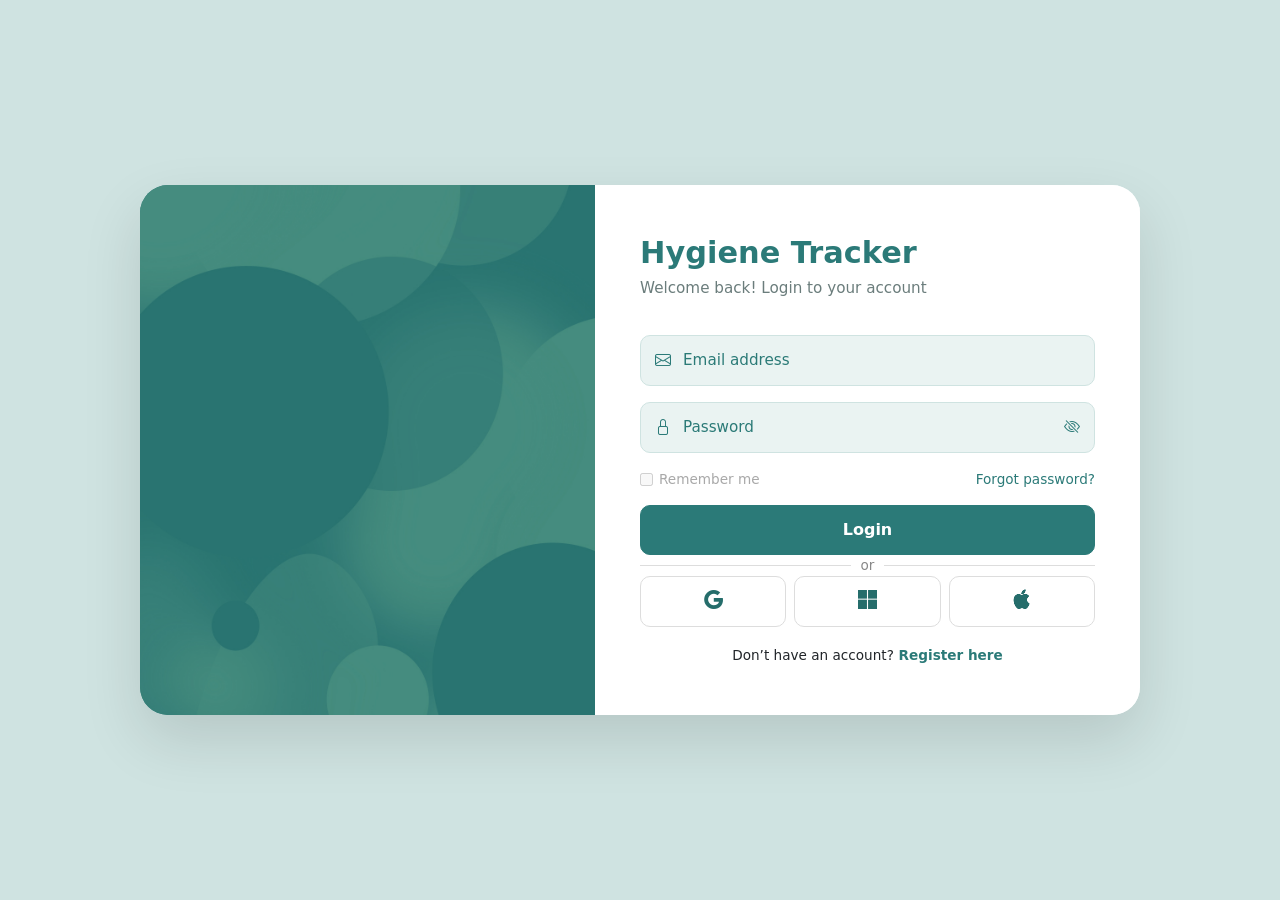
<file: index.html>
<!DOCTYPE html>
<html lang="en">
<head>
  <meta charset="UTF-8" />
  <meta name="viewport" content="width=device-width, initial-scale=1.0" />
  <title>Hygiene Tracker | Login</title>

<!-- Bootstrap -->
  <link href="https://cdn.jsdelivr.net/npm/bootstrap@5.3.2/dist/css/bootstrap.min.css" rel="stylesheet">
  <link href="https://cdn.jsdelivr.net/npm/bootstrap-icons@1.11.1/font/bootstrap-icons.css" rel="stylesheet">

  <style>
    body {
      font-family: system-ui, -apple-system, BlinkMacSystemFont, sans-serif;
      background: #cfe3e1;
    }
/* ===== AUTH LAYOUT ===== */
    .auth-wrapper {
      min-height: 100vh;
      display: flex;
      align-items: center;
      justify-content: center;
      padding: 20px;
    }
    .auth-frame {
      width: 100%;
      max-width: 1000px;
      background: #f4fbfa;   
      border-radius: 28px;
      display: flex;
      overflow: hidden;
      box-shadow: 0 25px 60px rgba(0,0,0,0.12);  /* subtle elevation */
      overflow: hidden;
    }
    /* LEFT ILLUSTRATION PANEL */
    .auth-illustration {
      flex: 1;
      background-image: url("assets/images/register-image.jpg");
      background-size: cover;
      background-position: center;
      background-repeat: no-repeat;
      background-color: #2b7a78;
      position: relative; /* anchor for ::after */
    }

    .auth-illustration::after {
      content: "";
      position: absolute;   /* 🔥 REQUIRED */
      inset: 0;
      background: rgba(0, 0, 0, 0.05);
      pointer-events: none;
    }
/* ===== RIGHT PANEL ===== */
    .auth-form {
      flex: 1;
      background: #ffffff;
      padding: 50px 45px;
      display: flex;
      flex-direction: column;
      justify-content: center;
    }
    .brand {
      color: #2b7a78;
      font-size: 1.9rem;
      font-weight: 700;
      margin-bottom: 5px;
    }
    .subtitle {
      color: #6b7d7c;
      font-size: 0.95rem;
      margin-bottom: 36px;
    }
/* ===== FORM ELEMENTS ===== */
    .input-wrapper {
      display: flex;
      align-items: center;
      gap: 10px;
      background: #eaf3f2;
      border: 1.5px solid  #cfe3e1;
      border-radius: 10px;
      padding: 12px 14px;
      transition: 
        background-color 0.25s ease,
        border-color 0.25s ease,
        box-shadow 0.25s ease,
        transform 0.2s ease;
    }
    .input-wrapper:hover {
      background: #f1f8f7;
    }
    .input-wrapper i {
      color: #2b7a78;
      font-size: 1rem;
      transition: color 0.25s ease, transform 0.25s ease;
    }
    .input-wrapper:focus-within {
      background: #ffffff;
      border-color: #2b7a78;
    }
    .input-wrapper input::placeholder {
      color: #2b7a77;
    }
    .input-wrapper:focus-within i {
      transform: scale(1.05);
    }
    .input-wrapper input,
    .input-wrapper select {
      border: none;
      outline: none;
      background: transparent;
      width: 100%;
      font-size: 0.95rem;
      color: #333;
      transition: color 0.2s ease;
    }
    .input-wrapper select {
      appearance: none;
      cursor: pointer;
      color: #2b7a78;
      font-weight: 500;
      padding-right: 30px;
    }
    .select-wrapper {
      position: relative;
    }
    .select-wrapper select option[disabled] {
      color: #7a9d9b;
    }
    .input-wrapper:focus-within {
      background: #ffffff;
      border-color: #2b7a78;
      box-shadow: 0 0 0 3px rgba(43, 122, 120, 0.12);
      transform: translateY(-1px);
    }
    .input-wrapper:active {
      transform: translateY(0);
    }
/* form */
    .form-label {
      font-weight: 500;
      font-size: 0.9rem;
    }
    .form-control,
    .form-select {
      border-radius: 10px;
      padding: 10px 12px;
    }
    .form-control:focus,
    .form-select:focus {
      border-color: #2b7a78;
      box-shadow: none;
    }
/* ===== BUTTON ===== */
    .btn-primary {
      background-color: #2b7a78;
      border-color: #2b7a78;
      padding: 12px;
      border-radius: 10px;
      font-weight: 600;
      transition: transform 0.2s ease, background-color 0.2s ease;
    }
    .btn-primary:hover {
      background-color:  #256d6b;
      transform: translateY(-1px);
    }
    .btn-primary:active {
      transform: translateY(0);
    }
/* ===== FOOTER TEXT ===== */
    .footer-text {
      margin-top: 18px;
      font-size: 0.85rem;
      text-align: center;
    }
    .footer-text a {
      color: #2b7a78;
      font-weight: 600;
      text-decoration: none;
    }
/* ===== MOBILE ===== */
    @media (max-width: 768px) {
      .auth-frame {
        flex-direction: column;
      }
      .auth-illustration {
        display: none;
      }
      .auth-form {
        padding: 48px 28px;
      }
    }
/*auth image scaling*/
    .auth-illustration img {
      max-width: 100%;
      height: auto;
      transform: scale(1.10);
    }
    .auth-illustration {
      align-items: flex-end;
      padding-bottom: 80px;
    }
/* ===== DIVIDER ===== */
    .divider {
      display: flex;
      align-items: center;
      text-align: center;
      color: #888;
      font-size: 0.85rem;
    }
    .divider::before,
    .divider::after {
      content: "";
      flex: 1;
      border-bottom: 1px solid #ddd;
    }
    .divider span {
      padding: 0 10px;
    }
/* ===== PASSWORD TOGGLE ===== */
    .password-wrapper {
      position: relative;
    }
    .toggle-password {
      cursor: pointer;
      color: #2b7a78;
      font-size: 1.05rem;
      transition: opacity 0.2s ease;
    }
    .toggle-password:hover {
      opacity: 0.7;
    }
/* ===== SOCIAL BUTTONS ===== */
    .social-btn {
      border: 1px solid #ddd;
      background: #fff;
      border-radius: 10px;
      padding: 10px 0;
      font-size: 1.2rem;
      transition: all 0.2s ease;
      color: #256d6b;
    }
    .social-btn:hover {
      background: #f4f9f8;
      border-color: #2b7a78;
      color: #2b7a78;
    }
/* ===== REMEMBER ME ===== */
    .remember-row {
      font-size: 0.85rem;
      color: #555;
    }
    .remember-me {
      display: flex;
      align-items: center;
      gap: 6px;
      cursor: pointer;
    }
    .remember-me input {
      accent-color: #2b7a78;
      cursor: pointer;
    }
/* Disabled remember me */
    .remember-me input:disabled + span {
      opacity: 0.5;
      cursor: not-allowed;
    }
    .forgot-link {
      color: #2b7a78;
      text-decoration: none;
      font-weight: 500;
    }
    .forgot-link:hover {
      text-decoration: underline;
    }
  </style>
</head>

<body>
  <div class="auth-wrapper">
    <div class="auth-frame">
      <div class="auth-illustration"></div>
      <!-- RIGHT -->
      <div class="auth-form">
        <h2 class="brand">Hygiene Tracker</h2>
        <p class="subtitle">Welcome back! Login to your account</p>
        <form id="loginForm">
          <div class="mb-3">
            <!-- email -->
            <div class="input-wrapper">
              <i class="bi bi-envelope"></i>
              <input type="email" placeholder="Email address" required>
            </div>
          </div>
          <!-- password -->
          <div class="mb-3">
            <div class="input-wrapper password-wrapper">
              <i class="bi bi-lock"></i>
              <input type="password" placeholder="Password" id="passwordInput" required>
              <i class="bi bi-eye-slash toggle-password" id="togglePassword"></i>
            </div>
          </div>
          <!-- extras -->
          <div class="d-flex justify-content-between align-items-center mb-3 remember-row">
            <label class="remember-me">
              <input type="checkbox" id="rememberMe" disabled><span>Remember me</span>
            </label>
            <a href="#" class="forgot-link">Forgot password?</a>
          </div>
          <!-- submit button -->
          <button type="submit" class="btn btn-primary w-100">Login</button>
        </form>
        <div class="divider"><span>or</span></div>
        <!-- social login buttons -->
        <div class="d-flex justify-content-between gap-2">
          <button class="regicon btn social-btn w-100"><i class="bi bi-google"></i></button>
          <button class="regicon btn social-btn w-100"><i class="bi bi-microsoft"></i></button>
          <button class="regicon btn social-btn w-100"><i class="bi bi-apple"></i></button>
        </div>
        <!-- footer part -->
        <div class="footer-text">Don’t have an account?<a href="register.html"> Register here</a></div>
      </div>
    </div>
  </div>
  <script src="js/auth.js"></script>
<script>
  document.getElementById("loginForm").addEventListener("submit", async function (e) {
  e.preventDefault();

  const email = document.querySelector("input[type='email']").value.trim();
  const password = document.querySelector("input[type='password']").value.trim();

  const messageEl = document.getElementById("message");
  if (messageEl) {
    messageEl.textContent = "Logging in...";
    messageEl.style.color = "#2b7a78";
  }

  const result = await loginUser(email, password);

  if (result.success) {
    redirectToDashboard(result.role);
  } else {
    if (messageEl) {
      messageEl.style.color = "red";
      messageEl.textContent = result.message;
    } else {
      alert(result.message);
    }
  }
});

</script>

</body>
</html>
</file>
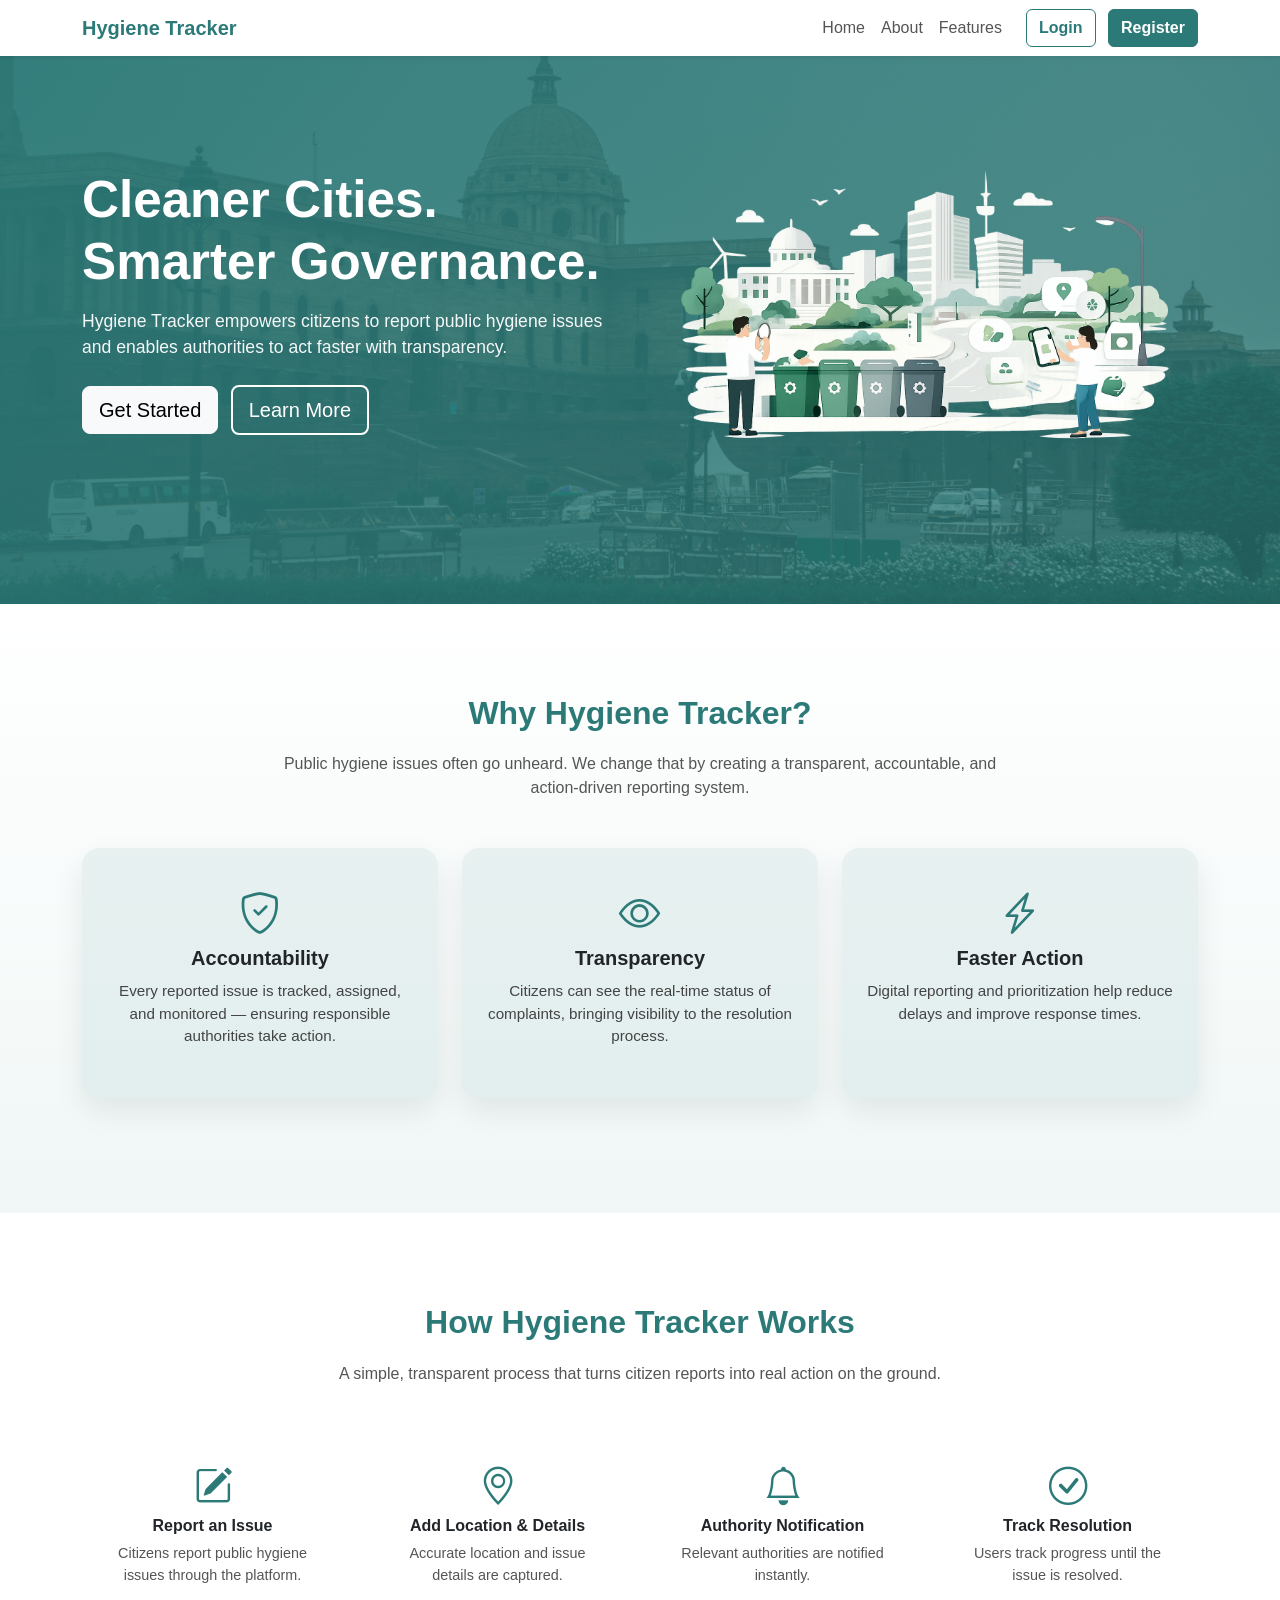
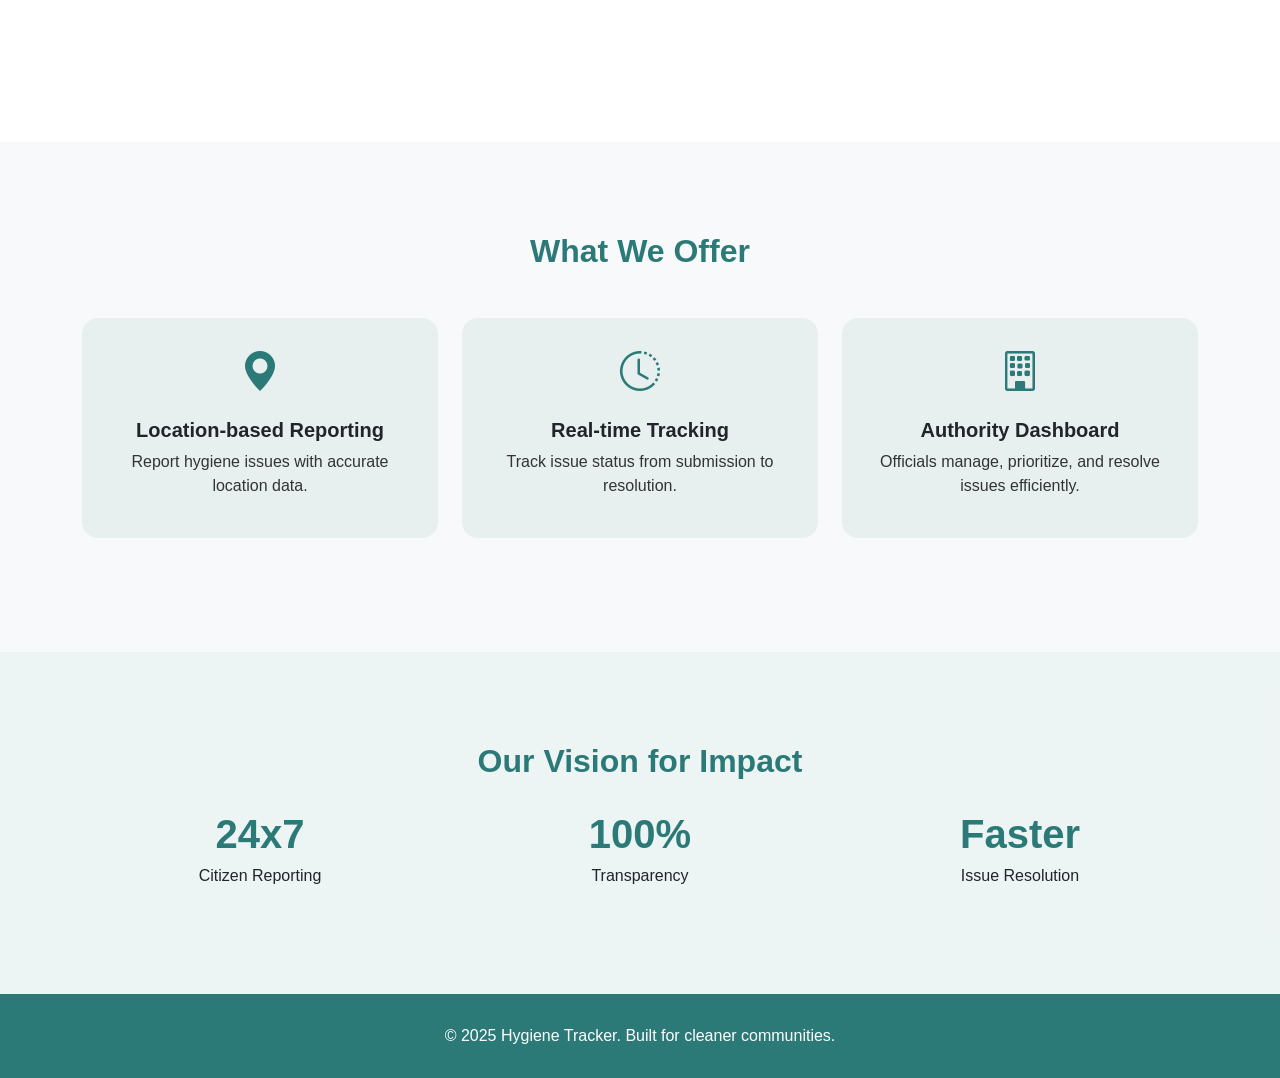
<file: landing.html>
<!DOCTYPE html>
<html lang="en">
<head>
  <meta charset="UTF-8" />
  <meta name="viewport" content="width=device-width, initial-scale=1.0" />
  <title>Hygiene Tracker</title>

  <!-- Bootstrap -->
  <link
    href="https://cdn.jsdelivr.net/npm/bootstrap@5.3.2/dist/css/bootstrap.min.css"
    rel="stylesheet"
  />

  <!-- Bootstrap Icons -->
  <link
    href="https://cdn.jsdelivr.net/npm/bootstrap-icons@1.11.1/font/bootstrap-icons.css"
    rel="stylesheet"
  />

  <!-- Inline Custom Styles -->
  <style>
    body {
      font-family: "Segoe UI", sans-serif;
    }

    /* NAVBAR */
    .navbar-brand {
      font-weight: 700;
      color: #2b7a78 !important;
    }

    /* HERO */
    .hero {
      /* background: linear-gradient(135deg, #2b7a78, #3aafa9); */
      background: linear-gradient(
              135deg,
              rgba(43,122,120,0.95),
              rgba(43,122,120,0.75)
            ),
            url('../assets/images/landing.jpg')
            center / cover no-repeat;
      color: white;
      padding: 120px 20px;
    }

    .hero h1 {
      font-size: 3.2rem;
      font-weight: 700;
    }

    .hero p {
      font-size: 1.1rem;
      opacity: 0.95;
    }

    .hero img {
      max-width: 100%;
    }

    /* BUTTONS */
    .btn-light-outline {
      border: 2px solid white;
      color: white;
    }

    .btn-light-outline:hover {
      background: white;
      color: #2b7a78;
    }

    /* SECTION */
    section {
      padding: 90px 20px;
    }

    section h2 {
      color: #2b7a78;
      font-weight: 700;
      margin-bottom: 20px;
    }

    /* FEATURE CARDS */
    .feature-card {
      border: none;
      border-radius: 16px;
      transition: transform 0.3s ease, box-shadow 0.3s ease;
    }

    .feature-card:hover {
      transform: translateY(-8px);
      box-shadow: 0 20px 40px rgba(0,0,0,0.1);
    }
    .feature-icon {
      font-size: 2.5rem;
      color: #2b7a78;
    }
    .feature-card {
  background-color: #2b7a7715;
  border: none;
  border-radius: 16px;
}
.feature-card h5 {
  font-weight: 600;
}

.feature-card p {
  color: #333;
}
.feature-card:hover {
  background-color: #2b7a7705; /* slightly stronger on hover */
}

    /* STATS */
    .stats {
      background: #2b7a7715;
    }

    .stat-number {
      font-size: 2.5rem;
      font-weight: 700;
      color: #2b7a78;
    }

    /* FOOTER */
    footer {
      background: #2b7a78;
      color: white;
      padding: 30px 20px;
    }
    /* ===== NAVBAR BUTTON FIX ===== */

/* Login button */
.navbar .btn-outline-primary {
  color: #2b7a78;
  border-color: #2b7a78;
  font-weight: 600;
}

.navbar .btn-outline-primary:hover {
  background-color: #2b7a78;
  color: #ffffff;
}

/* Register button */
.navbar .btn-primary {
  background-color: #2b7a78;
  border-color: #2b7a78;
  font-weight: 600;
}

.navbar .btn-primary:hover {
  background-color: #256d6b;
  border-color: #256d6b;
}

/* Navbar links consistency */
.navbar .nav-link {
  color: #555 !important;
  font-weight: 500;
}

.navbar .nav-link:hover {
  color: #2b7a78 !important;
}
/* WHY SECTION */
.why-section {
  background: linear-gradient(
    180deg,
    #ffffff 0%,
    #f0f7f6 100%
  );
  padding: 90px 20px;
}

.section-title {
  color: #2b7a78;
  font-weight: 700;
}

.section-subtitle {
  max-width: 720px;
  margin: 12px auto 0;
  color: #555;
}

/* WHY CARDS */
.why-card {
  background: #2b7a7715;
  border-radius: 18px;
  padding: 35px 25px;
  height: 100%;
  box-shadow: 0 12px 30px rgba(0, 0, 0, 0.08);
  transition: transform 0.3s ease, box-shadow 0.3s ease;
}

.why-card:hover {
  transform: translateY(-8px);
  box-shadow: 0 22px 45px rgba(0, 0, 0, 0.12);
}

.why-icon {
  font-size: 2.6rem;
  color: #2b7a78;
  margin-bottom: 15px;
}

.why-card h5 {
  font-weight: 600;
  margin-bottom: 10px;
}

.why-card p {
  color: #444;
  font-size: 0.95rem;
}
/* SMOOTH SCROLL */
html {
  scroll-behavior: smooth;
}

/* HOW IT WORKS SECTION */
.how-section {
  padding: 90px 20px;
  background: #ffffff;
}

.how-card {
  padding: 25px;
}

.how-icon {
  font-size: 2.4rem;
  color: #2b7a78;
  margin-bottom: 12px;
}

.how-card h6 {
  font-weight: 600;
  margin-bottom: 8px;
}

.how-card p {
  font-size: 0.9rem;
  color: #555;
}


  </style>
</head>

<body>

  <!-- NAVBAR -->
  <nav class="navbar navbar-expand-lg navbar-light bg-white shadow-sm fixed-top">
    <div class="container">
      <a class="navbar-brand" href="#">Hygiene Tracker</a>
      <button class="navbar-toggler" type="button" data-bs-toggle="collapse" data-bs-target="#nav">
        <span class="navbar-toggler-icon"></span>
      </button>
      <div class="collapse navbar-collapse" id="nav">
        <ul class="navbar-nav ms-auto align-items-lg-center">
          <li class="nav-item"><a class="nav-link" href="#hero">Home</a></li>
          <li class="nav-item"><a class="nav-link" href="#why">About</a></li>
          <li class="nav-item"><a class="nav-link" href="#features">Features</a></li>
          <li class="nav-item ms-lg-3">
            <a href="index.html" class="btn btn-outline-primary me-2">Login</a>
            <a href="register.html" class="btn btn-primary">Register</a>
          </li>
        </ul>
      </div>
    </div>
  </nav>

  <!-- HERO -->
  <section id="hero" class="hero">
    <div class="container">
      <div class="row align-items-center">
        <div class="col-md-6">
          <h1>Cleaner Cities.<br>Smarter Governance.</h1>
          <p class="mt-3">
            Hygiene Tracker empowers citizens to report public hygiene issues
            and enables authorities to act faster with transparency.
          </p>
          <div class="mt-4">
            <a href="register.html" class="btn btn-light btn-lg me-2">Get Started</a>
            <a href="#how-it-works" class="btn btn-light-outline btn-lg">Learn More</a>
          </div>
        </div>
        <div class="col-md-6 text-center">
          <img
            src="assets/images/landing image1.png"
            alt="City Illustration"
          />
        </div>
      </div>
    </div>
  </section>

  <!-- ABOUT -->
  <section id="why" class="why-section">
  <div class="container text-center">
    <h2 class="section-title">Why Hygiene Tracker?</h2>
    <p class="section-subtitle">
      Public hygiene issues often go unheard. We change that by creating
      a transparent, accountable, and action-driven reporting system.
    </p>

    <div class="row mt-5">
      <div class="col-md-4 mb-4">
        <div class="why-card">
          <i class="bi bi-shield-check why-icon"></i>
          <h5>Accountability</h5>
          <p>
            Every reported issue is tracked, assigned, and monitored —
            ensuring responsible authorities take action.
          </p>
        </div>
      </div>

      <div class="col-md-4 mb-4">
        <div class="why-card">
          <i class="bi bi-eye why-icon"></i>
          <h5>Transparency</h5>
          <p>
            Citizens can see the real-time status of complaints,
            bringing visibility to the resolution process.
          </p>
        </div>
      </div>

      <div class="col-md-4 mb-4">
        <div class="why-card">
          <i class="bi bi-lightning-charge why-icon"></i>
          <h5>Faster Action</h5>
          <p>
            Digital reporting and prioritization help reduce delays
            and improve response times.
          </p>
        </div>
      </div>
    </div>
  </div>
</section>

    <!-- HOW IT WORKS -->

<section id="how-it-works" class="how-section">
  <div class="container text-center">
    <h2 class="section-title">How Hygiene Tracker Works</h2>
    <p class="section-subtitle">
      A simple, transparent process that turns citizen reports
      into real action on the ground.
    </p>

    <div class="row mt-5">
      <div class="col-md-3 mb-4">
        <div class="how-card">
          <i class="bi bi-pencil-square how-icon"></i>
          <h6>Report an Issue</h6>
          <p>Citizens report public hygiene issues through the platform.</p>
        </div>
      </div>

      <div class="col-md-3 mb-4">
        <div class="how-card">
          <i class="bi bi-geo-alt how-icon"></i>
          <h6>Add Location & Details</h6>
          <p>Accurate location and issue details are captured.</p>
        </div>
      </div>

      <div class="col-md-3 mb-4">
        <div class="how-card">
          <i class="bi bi-bell how-icon"></i>
          <h6>Authority Notification</h6>
          <p>Relevant authorities are notified instantly.</p>
        </div>
      </div>

      <div class="col-md-3 mb-4">
        <div class="how-card">
          <i class="bi bi-check-circle how-icon"></i>
          <h6>Track Resolution</h6>
          <p>Users track progress until the issue is resolved.</p>
        </div>
      </div>
    </div>
  </div>
</section>



  <!-- FEATURES -->
  <section id="features" class="bg-light">
    <div class="container text-center">
      <h2>What We Offer</h2>
      <div class="row mt-5">
        <div class="cc col-md-4 mb-4">
          <div class="card feature-card p-4">
            <i class="bi bi-geo-alt-fill feature-icon"></i>
            <h5 class="mt-3">Location-based Reporting</h5>
            <p>Report hygiene issues with accurate location data.</p>
          </div>
        </div>
        <div class="cc col-md-4 mb-4">
          <div class="card feature-card p-4">
            <i class="bi bi-clock-history feature-icon"></i>
            <h5 class="mt-3">Real-time Tracking</h5>
            <p>Track issue status from submission to resolution.</p>
          </div>
        </div>
        <div class="cc col-md-4 mb-4">
          <div class="card feature-card p-4">
            <i class="bi bi-building feature-icon"></i>
            <h5 class="mt-3">Authority Dashboard</h5>
            <p>Officials manage, prioritize, and resolve issues efficiently.</p>
          </div>
        </div>
      </div>
    </div>
  </section>

  <!-- IMPACT STATS -->
  <section id="impact" class="stats">
    <div class="container text-center">
      <h2>Our Vision for Impact</h2>
      <div class="row mt-4">
        <div class="col-md-4">
          <div class="stat-number">24x7</div>
          <p>Citizen Reporting</p>
        </div>
        <div class="col-md-4">
          <div class="stat-number">100%</div>
          <p>Transparency</p>
        </div>
        <div class="col-md-4">
          <div class="stat-number">Faster</div>
          <p>Issue Resolution</p>
        </div>
      </div>
    </div>
  </section>

  <!-- FOOTER -->
  <footer class="text-center">
    <p class="mb-0">© 2025 Hygiene Tracker. Built for cleaner communities.</p>
  </footer>

  <!-- Bootstrap JS -->
  <script src="https://cdn.jsdelivr.net/npm/bootstrap@5.3.2/dist/js/bootstrap.bundle.min.js"></script>
</body>
</html>
</file>
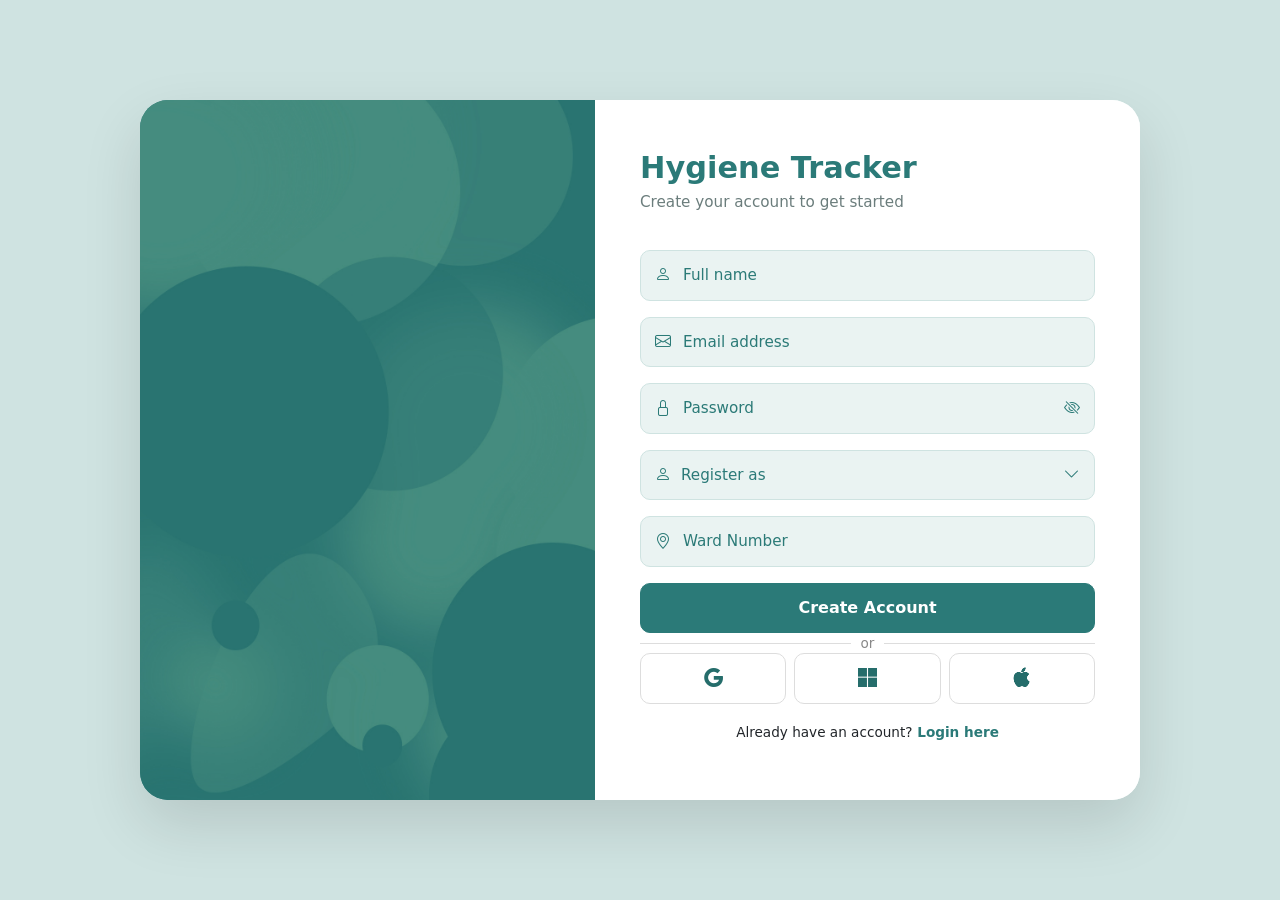
<file: register.html>
<!DOCTYPE html>
<html lang="en">
<head>
  <meta charset="UTF-8" />
  <meta name="viewport" content="width=device-width, initial-scale=1.0" />
  <title>Hygiene Tracker | Create Account </title>

<!-- Bootstrap -->
  <link href="https://cdn.jsdelivr.net/npm/bootstrap@5.3.2/dist/css/bootstrap.min.css" rel="stylesheet">
  <link href="https://cdn.jsdelivr.net/npm/bootstrap-icons@1.11.1/font/bootstrap-icons.css" rel="stylesheet">

  <style>
    body {
      font-family: system-ui, -apple-system, BlinkMacSystemFont, sans-serif;
      background-color: #cfe3e1;
    }
/* ===== AUTH LAYOUT ===== */
    .auth-wrapper {
      min-height: 100vh;
      display: flex;
      align-items: center;
      justify-content: center;
      padding: 20px;
    }
    .auth-frame {
      width: 100%;
      max-width: 1000px;
      background: #f4fbfa;
      border-radius: 28px;
      display: flex;
      overflow: hidden;
      box-shadow: 0 25px 60px rgba(0,0,0,0.12);
      overflow: hidden;
    }
    /* LEFT ILLUSTRATION PANEL */
    .auth-illustration {
      flex: 1;
      background-image: url("assets/images/register-image.jpg");
      background-size: cover;
      background-position: center;
      background-repeat: no-repeat;
      background-color: #2b7a78;
      position: relative; /* anchor for ::after */
    }

    .auth-illustration::after {
      content: "";
      position: absolute;   /* 🔥 REQUIRED */
      inset: 0;
      background: rgba(0, 0, 0, 0.05);
      pointer-events: none;
    }
/* RIGHT FORM PANEL */
    .auth-form {
      flex: 1;
      background: #ffffff;
      padding: 50px 45px;
      display: flex;
      flex-direction: column;
      justify-content: center;
    }
    .brand {
      color: #2b7a78;
      font-size: 1.9rem;
      font-weight: 700;
      margin-bottom: 5px;
    }
    .subtitle {
      color: #6b7d7c;
      font-size: 0.95rem;
      margin-bottom: 36px;
    }
/* ===== INPUTS ===== */
    .input-wrapper {
      display: flex;
      align-items: center;
      gap: 10px;
      background: #eaf3f2;          /* soft filled background */
      border: 1.5px solid #cfe3e1;
      border-radius: 10px;
      padding: 12px 14px;
      transition: 
        background-color 0.25s ease,
        border-color 0.25s ease,
        box-shadow 0.25s ease,
        transform 0.2s ease;
    }
    .input-wrapper:hover {
      background: #f1f8f7;
    }
    .input-wrapper i {
      color: #2b7a77;
      font-size: 1rem;
      transition: color 0.25s ease, transform 0.25s ease;
    }
    .input-wrapper:focus-within {
      border-color: #2b7a78;
      background: #ffffff;
    }
    .input-wrapper input::placeholder {
      color: #2b7a77;
    }
    .input-wrapper:focus-within i {
      transform: scale(1.05);
    }
    .input-wrapper input,
    .input-wrapper select {
      border: none;
      outline: none;
      background: transparent;
      width: 100%;
      font-size: 0.95rem;
      color: #333;
      transition: color 0.2s ease;
    }
    .input-wrapper select {
      appearance: none;
      cursor: pointer;
      color: #2b7a78;
      font-weight: 500;
      padding-right: 30px;
    }
    .select-wrapper {
      position: relative;
    }
    .select-wrapper select option[disabled] {
      color: #7a9d9b;
    }
    .input-wrapper:focus-within {
      background: #ffffff;
      border-color: #2b7a78;
      box-shadow: 0 0 0 3px rgba(43, 122, 120, 0.12);
      transform: translateY(-1px);
    }
    .input-wrapper:active {
      transform: translateY(0);
    }
/* form */
    .form-label {
      font-weight: 500;
      font-size: 0.9rem;
    }
    .form-control,
    .form-select {
      border-radius: 10px;
      padding: 10px 12px;
    }
    .form-control:focus,
    .form-select:focus {
      border-color: #2b7a78;
      box-shadow: none;
    }
/* ===== BUTTONS ===== */
    .btn-primary {
      background-color: #2b7a78;
      border-color: #2b7a78;
      padding: 12px;
      font-weight: 600;
      border-radius: 10px;
      transition: transform 0.2s ease, background-color 0.2s ease;
    }
    .btn-primary:hover {
      background-color: #256d6b;
      transform: translateY(-1px);
    }
     .btn-primary:active {
      transform: translateY(0);
    }
/* ===== FOOTER TEXT ===== */
    .footer-text {
      margin-top: 18px;
      font-size: 0.85rem;
      text-align: center;
    }
    .footer-text a {
      color: #2b7a78;
      font-weight: 600;
      text-decoration: none;
    }
/*mobile responsive*/
    @media (max-width: 768px) {
      .auth-frame {
        flex-direction: column;
      }
      .auth-illustration {
        display: none;
      }
      .auth-form {
        padding: 48px 28px;
      }
    }
/*auth image scaling*/ 
    .auth-illustration img {
      max-width: 100%;
      height: auto;
      transform: scale(1.10);
    }
    .auth-illustration {
      align-items: flex-end;
      padding-bottom: 80px;
    }
/* ===== DIVIDER ===== */
    .divider {
      display: flex;
      align-items: center;
      text-align: center;
      color: #888;
      font-size: 0.85rem;
    }
    .divider::before,
    .divider::after {
      content: "";
      flex: 1;
      border-bottom: 1px solid #ddd;
    }
    .divider span {
      padding: 0 10px;
    }
/* ===== PASSWORD TOGGLE ===== */
    .password-wrapper {
      position: relative;
    }
    .toggle-password {
      cursor: pointer;
      color: #2b7a78;
      font-size: 1.05rem;
      transition: opacity 0.2s ease;
    }
    .toggle-password:hover {
      opacity: 0.7;
    }
/* Social buttons */
    .social-btn {
      border: 1px solid #ddd;
      background: #fff;
      border-radius: 10px;
      padding: 10px 0;
      font-size: 1.2rem;
      transition: all 0.2s ease;
      color: #256d6b;
    }
    .social-btn:hover {
      background: #f4f9f8;
      border-color: #2b7a78;
      color: #2b7a78;
    }
/* Dropdown icon on right */
    .dropdown-icon {
      position: absolute;
      right: 14px;
      font-size: 1rem;
      color: #2b7a78;
      pointer-events: none; /* allows click through */
    }
    #inviteCodeWrapper {
      display: none;
    }
    
  </style>
</head>

<body>
  <div class="auth-wrapper">
    <div class="auth-frame">
      <div class="auth-illustration"></div>
      <!-- RIGHT SIDE (FORM) -->
      <div class="auth-form">
        <h3 class="brand">Hygiene Tracker</h3>
        <p class="subtitle">Create your account to get started</p>
        <form id="registerForm">
          <!-- name -->
          <div class="mb-3">
            <div class="input-wrapper">
              <i class="bi bi-person"></i>
              <input type="text" name="name" id="name" placeholder="Full name" required>
            </div>
          </div>
          <!-- Email -->
          <div class="mb-3">
            <div class="input-wrapper">
              <i class="bi bi-envelope"></i>
              <input type="email" name="email" id="email" placeholder="Email address" required>
            </div>
          </div>
          <!-- Password -->
          <div class="mb-3">
            <div class="input-wrapper password-wrapper">
              <i class="bi bi-lock"></i>
              <input type="password" name="password" placeholder="Password" id="passwordInput" required>
              <i class="bi bi-eye-slash toggle-password" id="togglePassword"></i>
            </div>
          </div>
          <!-- Register As -->
        <div class="mb-3">
          <div class="input-wrapper select-wrapper">
            <i class="bi bi-person"></i>
            <select title="role" id="roleSelect" required>
              <option value="" disabled selected>Register as</option>
              <option value="CITIZEN">Citizen</option>
              <option value="OFFICIAL">Municipal Official</option>
            </select>
            <i class="bi bi-chevron-down dropdown-icon"></i>
          </div>
        </div>

        <!-- Invite Code (Official only) -->
        <div class="mb-4" id="inviteCodeWrapper">
          <div class="input-wrapper">
            <i class="bi bi-shield-lock"></i>
            <input type="text" name="inviteCode" id="inviteCodeInput" placeholder="Official Invite Code">
          </div>
        </div>
        <!-- Ward Number -->
        <div class="mb-3" id="wardNumberWrapper">
          <div class="input-wrapper">
            <i class="bi bi-geo-alt"></i>
            <input type="text" id="wardNumber" placeholder="Ward Number" required>
          </div>
        </div>
          <!-- submit button -->
          <button type="submit" class="btn btn-primary w-100">Create Account</button>
        </form>
        <div class="divider"><span>or</span></div>
        <!-- social login buttons -->
        <div class="d-flex justify-content-between gap-2">
          <button class="btn social-btn w-100"><i class="bi bi-google"></i></button>
          <button class="btn social-btn w-100"><i class="bi bi-microsoft"></i></button>
          <button class="btn social-btn w-100"><i class="bi bi-apple"></i></button>
        </div>
        <!-- footer part -->
        <div class="footer-text">Already have an account?<a href="index.html"> Login here</a></div>
        <div id="message" class="text-center mt-2 fw-semibold"></div>
      </div>
    </div>
  </div>
  <script src="js/auth.js"></script>
<script>
  document.getElementById("registerForm").addEventListener("submit", async function (e) {
    e.preventDefault();

    const name = document.getElementById("name").value.trim();
    const email = document.getElementById("email").value.trim();
    const password = document.getElementById("passwordInput").value.trim();
    const role = document.getElementById("roleSelect").value;
    const wardNumber = document.getElementById("wardNumber").value.trim();

    const messageEl = document.getElementById("message");
    messageEl.textContent = "Creating account...";
    messageEl.style.color = "#2b7a78";

    const result = await registerUser({ name, email, password, role, wardNumber });

    if (result.success) {
      messageEl.textContent = "Account created successfully!";
      setTimeout(() => {
        if (result.role === "OFFICIAL") {
          window.location.href = "official-dashboard.html";
        } else {
          window.location.href = "user-profile.html";
        }
      }, 1000);
    } else {
      messageEl.style.color = "red";
      messageEl.textContent = result.message;
    }
});
</script>

</body>
</html>
</file>
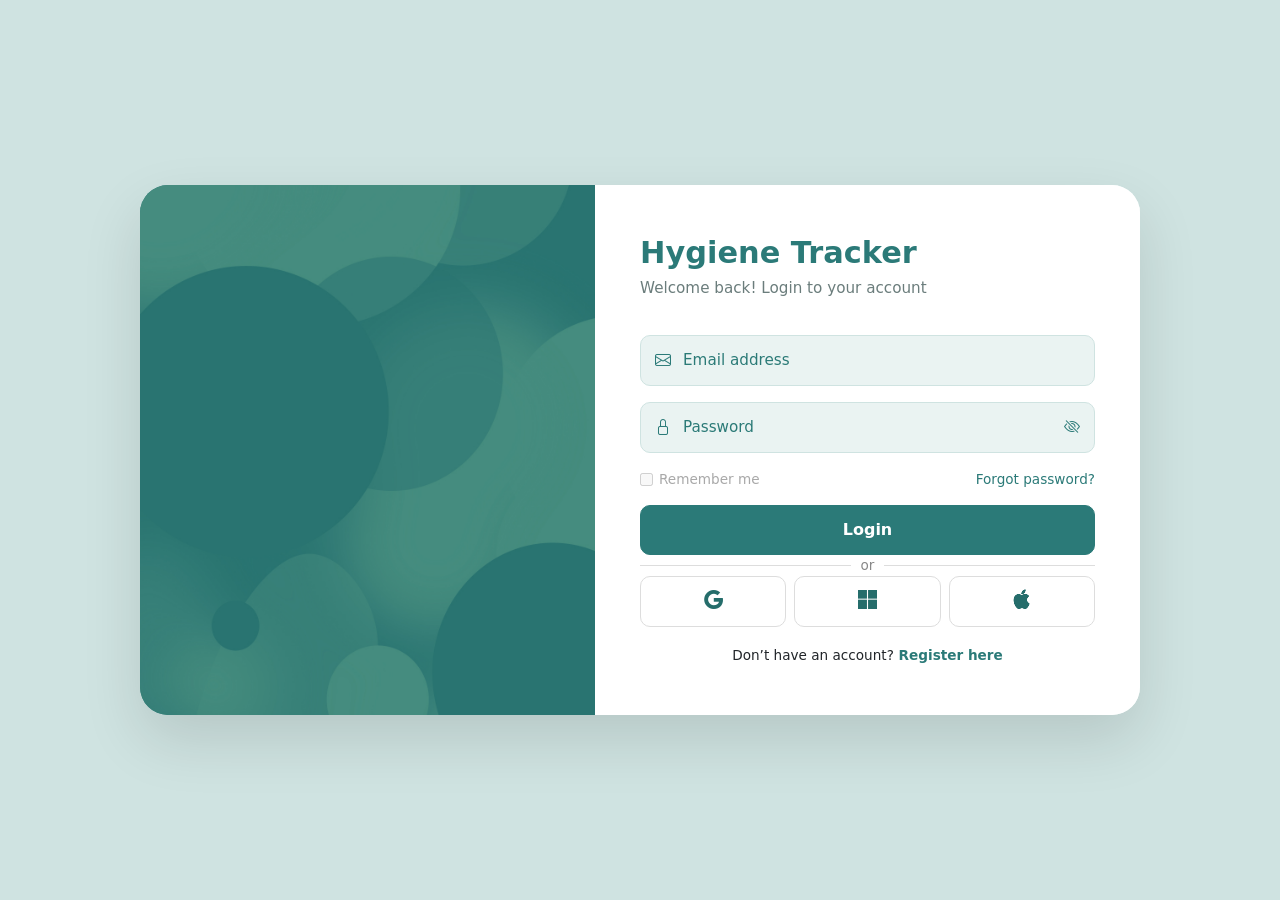
<file: user-profile.html>
<!DOCTYPE html>
<html lang="en">
<head>
  <meta charset="UTF-8"/>
  <meta name="viewport" content="width=device-width, initial-scale=1"/>
  <title>User Profile • Hygiene Tracker</title>

  <!-- Bootstrap -->
  <link href="https://cdn.jsdelivr.net/npm/bootstrap@5.3.2/dist/css/bootstrap.min.css" rel="stylesheet">
  <!-- Icons -->
  <link href="https://cdn.jsdelivr.net/npm/bootstrap-icons@1.11.3/font/bootstrap-icons.css" rel="stylesheet">

  <style>
    :root {
      --primary: #2b7a78;
      --ink: #10373a;
      --muted: #6b7a79;
      --paper: #ffffff;
      --bg: #f6fbfb;
      --ring: rgba(43, 122, 120, 0.18);
    }

    html, body {
      background: var(--bg);
      color: var(--ink);
      font-family: "Poppins", system-ui, -apple-system, "Segoe UI", Roboto, Arial, sans-serif;
    }

    /* Top hero */
    .hero {
      background: linear-gradient(135deg, rgba(43,122,120,.95), rgba(43,122,120,.75)),
                  url('../assets/images/landing.jpg') center/cover no-repeat;
      color: #fff;
      border-bottom: 1px solid rgba(255,255,255,.15);
    }
    .hero .brand { font-weight: 800; letter-spacing: .2px; }

    .hero-sub {
      font-size: 0.82rem;
      opacity: 0.85;
    }

    .avatar-xl {
      width: 96px;
      height: 96px;
      border-radius: 50%;
      object-fit: cover;
      border: 4px solid #ffffff;
      box-shadow: 0 6px 24px rgba(0,0,0,.18);
    }

    .shell {
      max-width: 1100px;
      margin: 0 auto 40px;
      padding: 0 16px;
    }

    .card-soft {
      background: var(--paper);
      border-radius: 16px;
      box-shadow: 0 10px 30px rgba(16,24,24,.07);
      border: 1px solid rgba(16,24,24,.06);
    }

    .sidebar { position: sticky; top: 88px; }

    .pill-tabs .nav-link {
      border-radius: 999px;
      color: var(--ink);
      font-weight: 500;
      padding-inline: 1.2rem;
    }

    .pill-tabs .nav-link i {
      margin-right: 4px;
      font-size: 0.9rem;
    }

    .pill-tabs .nav-link.active {
      background: var(--primary);
      color: #fff;
      box-shadow: 0 6px 16px var(--ring);
    }

    .section-label {
      font-size: 0.8rem;
      text-transform: uppercase;
      letter-spacing: 0.08em;
      color: #7a8a8a;
      font-weight: 600;
    }

    .form-label {
      font-size: 0.82rem;
      font-weight: 600;
      letter-spacing: 0.4px;
      color: #4b5c5b;
      text-transform: uppercase;
      margin-bottom: 4px;
    }

    .form-control, .form-select {
      height: 46px;
      background: #f9fbfb;
      border-radius: 10px;
      border: 1px solid rgba(16,24,24,.15);
      font-size: 0.95rem;
      color: #0f3d3a;
      transition: all 0.2s ease-in-out;
    }

    .form-control:focus, .form-select:focus {
      background: #ffffff;
      border-color: var(--primary);
      box-shadow: 0 0 0 0.25rem rgba(43,122,120,0.15);
    }

    .btn-theme {
      background: var(--primary);
      color: #fff;
      border: none;
      border-radius: 10px;
    }

    .btn-theme:hover {
      background: #226f6d;
    }

    .toast-container {
      position: fixed;
      top: 16px;
      right: 16px;
      z-index: 1200;
    }

    .btn-theme.btn-sm {
      background: var(--primary);
      border: none;
      color: #fff;
      transition: all 0.25s ease;
    }

    .btn-theme.btn-sm:hover {
      background: #226f6d;
      transform: translateY(-2px);
      box-shadow: 0 4px 12px rgba(43,122,120,0.25);
    }

    .btn-outline-secondary.btn-sm {
      border-color: rgba(43,122,120,0.25);
      color: var(--primary);
      background: #fff;
      transition: all 0.25s ease;
    }

    .btn-outline-secondary.btn-sm:hover {
      background: #f5fafa;
      transform: translateY(-2px);
      box-shadow: 0 4px 10px rgba(0,0,0,0.08);
    }

    /* =========================
       HORIZONTAL PROFILE OVERVIEW
       =========================*/
    .profile-hero {
      margin: -10px auto 24px;
      padding: 1.25rem 1.75rem;
      border-radius: 20px;
    }

    .profile-main {
      display: flex;
      flex-wrap: wrap;
      align-items: center;
      gap: 1.5rem;
    }

    .profile-left {
      display: flex;
      flex-wrap: wrap;
      align-items: center;
      gap: 1rem;
      min-width: 0;
    }

    .profile-avatar-wrap {
      position: relative;
      flex-shrink: 0;
    }

    .profile-avatar-action {
      position: absolute;
      right: -4px;
      bottom: -4px;
      width: 32px;
      height: 32px;
      border-radius: 999px;
      display: flex;
      align-items: center;
      justify-content: center;
      border: 2px solid #ffffff;
      background: var(--paper);
      box-shadow: 0 4px 12px rgba(0,0,0,.15);
      padding: 0;
      cursor: pointer;
    }

    .profile-text {
      min-width: 0;
    }

    .badge-soft-role {
      background: rgba(43,122,120,0.08);
      color: #2b7a78;
      border-radius: 999px;
      font-size: 0.8rem;
      padding: 4px 10px;
      display: inline-flex;
      align-items: center;
      gap: 4px;
    }

    .profile-email {
      font-size: 0.85rem;
      color: #6b7a79;
    }

    .profile-tagline {
      font-size: 0.8rem;
      color: #9aa7a7;
    }

    .meta-row {
      display: flex;
      gap: 8px;
      flex-wrap: wrap;
      margin-top: 8px;
    }

    .meta {
      background: #f3faf9;
      border: 1px solid rgba(16,24,24,.06);
      padding: 6px 12px;
      border-radius: 999px;
      font-size: .8rem;
      color: #335152;
      display: inline-flex;
      align-items: center;
      gap: 6px;
    }

    .meta i {
      font-size: 0.9rem;
    }

    .profile-right {
      margin-left: auto;
      display: flex;
      flex-direction: column;
      align-items: flex-start;
      text-align: left;
      gap: 0.4rem;
    }

    .stat-chip-wrap {
      display: flex;
      flex-wrap: wrap;
      gap: 8px;
      justify-content: flex-start;
    }

    .stat-chip {
      background: #f3faf9;
      border-radius: 14px;
      padding: 8px 14px;
      min-width: 110px;
    }

    .stat-chip .label {
      font-size: 0.76rem;
      text-transform: uppercase;
      letter-spacing: 0.06em;
      color: #6b7a79;
    }

    .stat-chip .value {
      font-weight: 700;
      font-size: 1.05rem;
      color: #205f5d;
    }

    .stats-caption {
      font-size: 0.78rem;
      color: #7a8b8a;
      margin-top: 2px;
    }

    .profile-actions {
      display: flex;
      flex-wrap: wrap;
      gap: 0.5rem;
      justify-content: flex-start;
    }

    @media (min-width: 768px) {
      .profile-right {
        align-items: flex-end;
        text-align: right;
      }
      .stat-chip-wrap {
        justify-content: flex-end;
      }
      .profile-actions {
        justify-content: flex-end;
      }
    }

    @media (max-width: 575.98px) {
      .profile-hero {
        padding-inline: 1.2rem;
        margin-top: -24px;
      }
    }

    .subtle-divider {
      border-top: 1px dashed rgba(16,24,24,.08);
      margin: 0.75rem 0 0;
      padding-top: 0.75rem;
      font-size: 0.8rem;
      color: #7a8a8a;
      display: flex;
      align-items: center;
      gap: 6px;
      justify-content: center;
    }

    .subtle-dot {
      width: 6px;
      height: 6px;
      border-radius: 50%;
      background: var(--primary);
      opacity: 0.7;
    }

    /* Sidebar cards */
    .summary-row {
      display: flex;
      justify-content: space-between;
      font-size: 0.86rem;
      color: #4a5a5a;
    }
    .summary-row strong {
      font-weight: 600;
      color: #163b3a;
    }

    .tips-list {
      padding-left: 1.1rem;
    }
    .tips-list li + li {
      margin-top: 4px;
    }
  </style>
</head>
<body>

  <!-- HERO -->
  <header class="hero py-3 py-md-4">
    <div class="container d-flex flex-wrap align-items-center justify-content-between gap-2">
      <div>
        <div class="d-flex align-items-center gap-2">
          <div class="brand h4 mb-0">Hygiene Tracker</div>
          <span class="hero-sub">User Profile</span>
        </div>
        <div class="hero-sub mt-1">
          Keep your details updated so the right officials can act on your reports faster.
        </div>
      </div>
      <div class="d-flex align-items-center gap-2">
        <button id="backBtn" class="btn btn-light btn-sm rounded-pill">
          <i class="bi bi-arrow-left"></i>
        </button>
        <button id="logoutBtn" class="btn btn-outline-light btn-sm rounded-pill">
          Logout
        </button>
      </div>
    </div>
  </header>

  <div class="shell">
    <!-- HORIZONTAL OVERVIEW -->
    <div class="card-soft profile-hero">
      <div class="profile-main">
        <!-- Left: avatar + identity + location -->
        <div class="profile-left">
          <div class="profile-avatar-wrap">
            <img id="avatar" class="avatar-xl" src="assets/images/default-icon.png" alt="User photo">
            <label
              class="profile-avatar-action"
              title="Update Photo">
              <i class="bi bi-camera" style="font-size:0.9rem;"></i>
              <input type="file" id="photoInput" accept="image/*" hidden>
            </label>
          </div>

          <div class="profile-text">
            <div class="d-flex flex-wrap align-items-center gap-2">
              <h3 class="mb-0 fw-bold" id="profile-name">Citizen</h3>
              <span class="badge-soft-role">
                <i class="bi bi-person-badge"></i>
                <span id="heroRole">Citizen</span>
              </span>
            </div>
            <!-- <p id="userEmailLine" class="profile-email mb-1">—</p> -->
            <p class="profile-tagline mb-2">
            </p>

            <div class="meta-row">
              <!-- keep age in DOM but hidden so JS is safe -->
              <div class="meta d-none">
                <i class="bi bi-calendar-heart"></i>
                <span id="ageMeta">Age</span>
              </div>
              <div class="meta">
                <i class="bi bi-geo-alt"></i>
                <span id="areaMeta">Area</span>
              </div>
              <div class="meta">
                <i class="bi bi-buildings"></i>
                <span id="districtMeta">District</span>
              </div>
              <div class="meta">
                <i class="bi bi-globe"></i>
                <span id="stateMeta">State</span>
              </div>
              <div class="meta">
                <i class="bi bi-pin-map"></i>
                <span id="heroWard">Ward —</span>
              </div>
            </div>
          </div>
        </div>

        <!-- Right: stats + actions -->
        <div class="profile-right">
          <div>
            <div class="section-label mb-1 text-uppercase"></div>
            <div class="stat-chip-wrap">
              <div class="stat-chip">
                <div class="label">Total reports</div>
                <div class="value" id="statReportsTotal">0</div>
              </div>
              <div class="stat-chip">
                <div class="label">Open issues</div>
                <div class="value" id="statReportsOpen">0</div>
              </div>
              <div class="stat-chip">
                <div class="label">Resolved</div>
                <div class="value" id="statReportsResolved">0</div>
              </div>
            </div>
            <p class="stats-caption mb-0">
            </p>
          </div>

          <div class="profile-actions mt-1">
            <!-- <button
              id="saveAllTop"
              class="btn btn-theme btn-sm px-3">
              <i class="bi bi-save me-1" style="font-size:1rem;"></i>
              Save Profile
            </button> -->
            <button
              type="button"
              class="btn btn-outline-secondary btn-sm px-3"
              onclick="window.location.href='citizen-dashboard.html'">
              <i class="bi bi-list-task me-1"></i>
              View Reports
            </button>
          </div>
        </div>
      </div>

      <div class="subtle-divider">
        <span class="subtle-dot"></span>
        <span>Ward and locality decide which officials see your complaints first.</span>
      </div>
    </div>

    <!-- Main Content -->
    <div class="row mt-3 g-3">
      <!-- Left: Tabs -->
      <div class="col-lg-8">
        <div class="card-soft p-3 p-md-4">
          <ul class="nav nav-pills pill-tabs mb-3" id="profileTabs">
            <li class="nav-item">
              <button class="nav-link active" data-bs-toggle="pill" data-bs-target="#tabProfile">
                <i class="bi bi-person-lines-fill"></i> Profile
              </button>
            </li>
            <li class="nav-item">
              <button class="nav-link" data-bs-toggle="pill" data-bs-target="#tabIdentity">
                <i class="bi bi-id-card"></i> Identity
              </button>
            </li>
            <li class="nav-item">
              <button class="nav-link" data-bs-toggle="pill" data-bs-target="#tabSecurity">
                <i class="bi bi-shield-lock"></i> Security
              </button>
            </li>
          </ul>

          <div class="tab-content">
            <!-- Profile -->
            <div class="tab-pane fade show active" id="tabProfile">
              <div class="mb-2">
                <div class="section-label">Basic details</div>
                <small class="text-muted">
                  Fill in your contact and location details so officials can reach you if needed.
                </small>
              </div>
              <form id="profileForm" class="row g-3 mt-1">
                <!-- Basic -->
                <div class="col-md-6">
                  <label class="form-label">Full Name</label>
                  <input id="name" class="form-control" required>
                </div>
                <div class="col-md-6">
                  <label class="form-label">Aadhaar Number</label>
                  <input id="aadhaar" class="form-control" maxlength="12">
                </div>

                <!-- Contact -->
                <div class="col-md-6">
                  <label class="form-label">Email ID</label>
                  <input id="email" type="email" class="form-control" required>
                </div>
                <div class="col-md-6">
                  <label class="form-label">Phone Number</label>
                  <input id="phone" class="form-control" placeholder="+91-">
                </div>

                <!-- Personal -->
                <div class="col-md-6">
                  <label class="form-label">Age</label>
                  <input id="age" type="number" class="form-control" min="1">
                </div>
                <div class="col-md-6">
                  <label class="form-label">Gender</label>
                  <select id="gender" class="form-select">
                    <option value="">Select</option>
                    <option>Male</option>
                    <option>Female</option>
                    <option>Other</option>
                  </select>
                </div>

                <!-- Location -->
                <div class="col-md-6">
                  <label class="form-label">State</label>
                  <input id="state" class="form-control" value="Tamil Nadu">
                </div>
                <div class="col-md-6">
                  <label class="form-label">District</label>
                  <input id="district" class="form-control" value="Chennai">
                </div>
                <div class="col-md-6">
                  <label class="form-label">Area / Locality</label>
                  <input id="area" class="form-control">
                </div>
                <div class="col-md-6">
                  <label class="form-label">Ward Number</label>
                  <input id="ward" class="form-control">
                </div>
                <div class="col-12">
                  <label class="form-label">Address</label>
                  <textarea id="address" class="form-control" rows="2"></textarea>
                  <small class="text-muted">
                    A clear address helps field workers locate the exact spot for your complaints.
                  </small>
                </div>

                <div class="col-12 text-center mt-4">
                  <button class="btn btn-theme px-5 py-2" type="submit">
                    <i class="bi bi-check-circle me-1"></i> Save Profile
                  </button>
                </div>
              </form>
            </div>

            <!-- Identity -->
            <div class="tab-pane fade" id="tabIdentity">
              <div class="mb-2">
                <div class="section-label">Identity verification</div>
                <small class="text-muted">
                  Verified identity builds trust and can help authorities prioritise and validate your reports.
                </small>
              </div>
              <div class="row g-3 mt-1">
                <div class="col-md-6">
                  <label class="form-label">Upload Address Proof</label>
                  <input type="file" id="proofInput" class="form-control" accept="image/*,application/pdf">
                  <div class="preview mt-2">
                    <small class="text-muted">
                      Accepted: Aadhaar, Voter ID, etc. Make sure details match the profile above.
                    </small>
                  </div>
                </div>
                <div class="col-md-6">
                  <label class="form-label">Upload ID Photo</label>
                  <input type="file" id="idPhotoInput" class="form-control" accept="image/*">
                  <small class="text-muted d-block mt-1">
                    A clear face photo helps when officials review your reports.
                  </small>
                </div>
                <div class="col-12 text-end">
                  <button id="saveIdentity" class="btn btn-theme px-4">
                    Save Identity
                  </button>
                </div>
              </div>
            </div>

            <!-- Security -->
            <div class="tab-pane fade" id="tabSecurity">
              <div class="mb-2">
                <div class="section-label">Account security</div>
                <small class="text-muted">
                  Use a strong password that you don't reuse on other sites.
                </small>
              </div>
              <form id="securityForm" class="row g-3 mt-1">
                <div class="col-md-6">
                  <label class="form-label">New Password</label>
                  <input type="password" id="newPassword" class="form-control">
                </div>
                <div class="col-md-6">
                  <label class="form-label">Confirm Password</label>
                  <input type="password" id="confirmPassword" class="form-control">
                </div>
                <div class="col-12 text-end">
                  <button class="btn btn-theme px-4" type="submit">
                    Update Password
                  </button>
                </div>
              </form>
            </div>
          </div>
        </div>
      </div>

      <!-- Right Sidebar -->
      <div class="col-lg-4">
        <div class="sidebar">
          <div class="card-soft p-3 mb-3">
            <div class="d-flex justify-content-between align-items-center mb-2">
              <h6 class="mb-0">Profile Snapshot</h6>
              <span class="badge-soft-role">
                <i class="bi bi-geo-alt"></i> Local citizen
              </span>
            </div>
            <div class="d-grid gap-2 small mt-2">
              <div class="summary-row">
                <span>Name</span><strong id="sumName">—</strong>
              </div>
              <div class="summary-row">
                <span>Email</span><strong id="sumEmail">—</strong>
              </div>
              <div class="summary-row">
                <span>Area</span><strong id="sumArea">—</strong>
              </div>
              <div class="summary-row">
                <span>District</span><strong id="sumDistrict">—</strong>
              </div>
              <div class="summary-row">
                <span>State</span><strong id="sumState">—</strong>
              </div>
            </div>
            <hr class="my-3"/>
            <button id="downloadCard" class="btn btn-outline-secondary w-100">
              <i class="bi bi-download me-1"></i> Download Hygiene ID
            </button>
          </div>

          <div class="card-soft p-3">
            <h6 class="mb-2">Tips to keep this useful</h6>
            <ul class="small text-muted mb-0 tips-list">
              <li>Upload a clear headshot for your profile.</li>
              <li>Keep your phone number and address updated for urgent follow-ups.</li>
              <li>Make sure ward and locality match where you usually raise complaints.</li>
              <li>Download your Hygiene ID for quick reference when talking to officials.</li>
            </ul>
          </div>
        </div>
      </div>
    </div>
  </div>

  <!-- Toasts -->
  <div class="toast-container" id="toastContainer"></div>
  <script src="https://cdn.jsdelivr.net/npm/bootstrap@5.3.2/dist/js/bootstrap.bundle.min.js"></script>
<script src="js/auth.js"></script>
<script src="js/profile.js"></script>

<script>
  
  document.addEventListener("DOMContentLoaded", async () => {

    // AUTH GUARD
    const token = localStorage.getItem("ht_token");
    if (!token) {
      window.location.href = "index.html";
      return;
    }

    // LOAD PROFILE FROM API
    try {
      const response = await fetch("http://localhost:8080/api/users/me", {
        headers: {
          "Authorization": `Bearer ${token}`
        }
      });

      if (response.ok) {
        const user = await response.json();

        // Fill form fields
        document.getElementById("name").value = user.name || "";
        document.getElementById("email").value = user.email || "";
        document.getElementById("phone").value = user.phone || "";
        document.getElementById("state").value = user.state || "";
        document.getElementById("district").value = user.district || "";
        document.getElementById("area").value = user.area || "";
        document.getElementById("ward").value = user.wardNumber || "";
        document.getElementById("aadhaar").value = user.aadhaar || "";
        document.getElementById("age").value = user.age || "";
        document.getElementById("gender").value = user.gender || "";
        document.getElementById("address").value = user.address || "";

        // Fill hero header
        document.getElementById("profile-name").textContent = user.name || "Citizen";
        document.getElementById("userEmailLine").textContent = user.email || "—";
        document.getElementById("areaMeta").textContent = user.area || "Area";
        document.getElementById("districtMeta").textContent = user.district || "District";
        document.getElementById("stateMeta").textContent = user.state || "State";
        document.getElementById("heroWard").textContent = user.wardNumber ? `Ward ${user.wardNumber}` : "Ward —";

        // Fill snapshot card
        document.getElementById("sumName").textContent = user.name || "—";
        document.getElementById("sumEmail").textContent = user.email || "—";
        document.getElementById("sumArea").textContent = user.area || "—";
        document.getElementById("sumDistrict").textContent = user.district || "—";
        document.getElementById("sumState").textContent = user.state || "—";
      }
    } catch (error) {
      console.error("Error loading profile:", error);
    }

    // SAVE PROFILE
    document.getElementById("profileForm").addEventListener("submit", async (e) => {
      e.preventDefault();

    const request = {
      name: document.getElementById("name").value.trim(),
      phone: document.getElementById("phone").value.trim(),
      state: document.getElementById("state").value.trim(),
      district: document.getElementById("district").value.trim(),
      area: document.getElementById("area").value.trim(),
      wardNumber: document.getElementById("ward").value.trim(),
      aadhaar: document.getElementById("aadhaar").value.trim(),
      age: document.getElementById("age").value ? parseInt(document.getElementById("age").value) : null,
      gender: document.getElementById("gender").value.trim(),
      address: document.getElementById("address").value.trim()
};

      try {
        const response = await fetch("http://localhost:8080/api/users/me", {
          method: "PUT",
          headers: {
            "Content-Type": "application/json",
            "Authorization": `Bearer ${token}`
          },
          body: JSON.stringify(request)
        });

        if (response.ok) {
          alert("Profile saved successfully!");
          window.location.reload();
        } else {
          alert("Failed to save profile");
        }
      } catch (error) {
        alert("Cannot connect to server");
      }
    });

    // BACK BUTTON
    document.getElementById("backBtn").addEventListener("click", () => {
      window.location.href = "citizen-dashboard.html";
    });

    // LOGOUT
    document.getElementById("logoutBtn").addEventListener("click", () => {
      localStorage.removeItem("ht_token");
      localStorage.removeItem("ht_current_user");
      window.location.href = "index.html";
    });

  });

</script>

</body>
</html>
</file>
